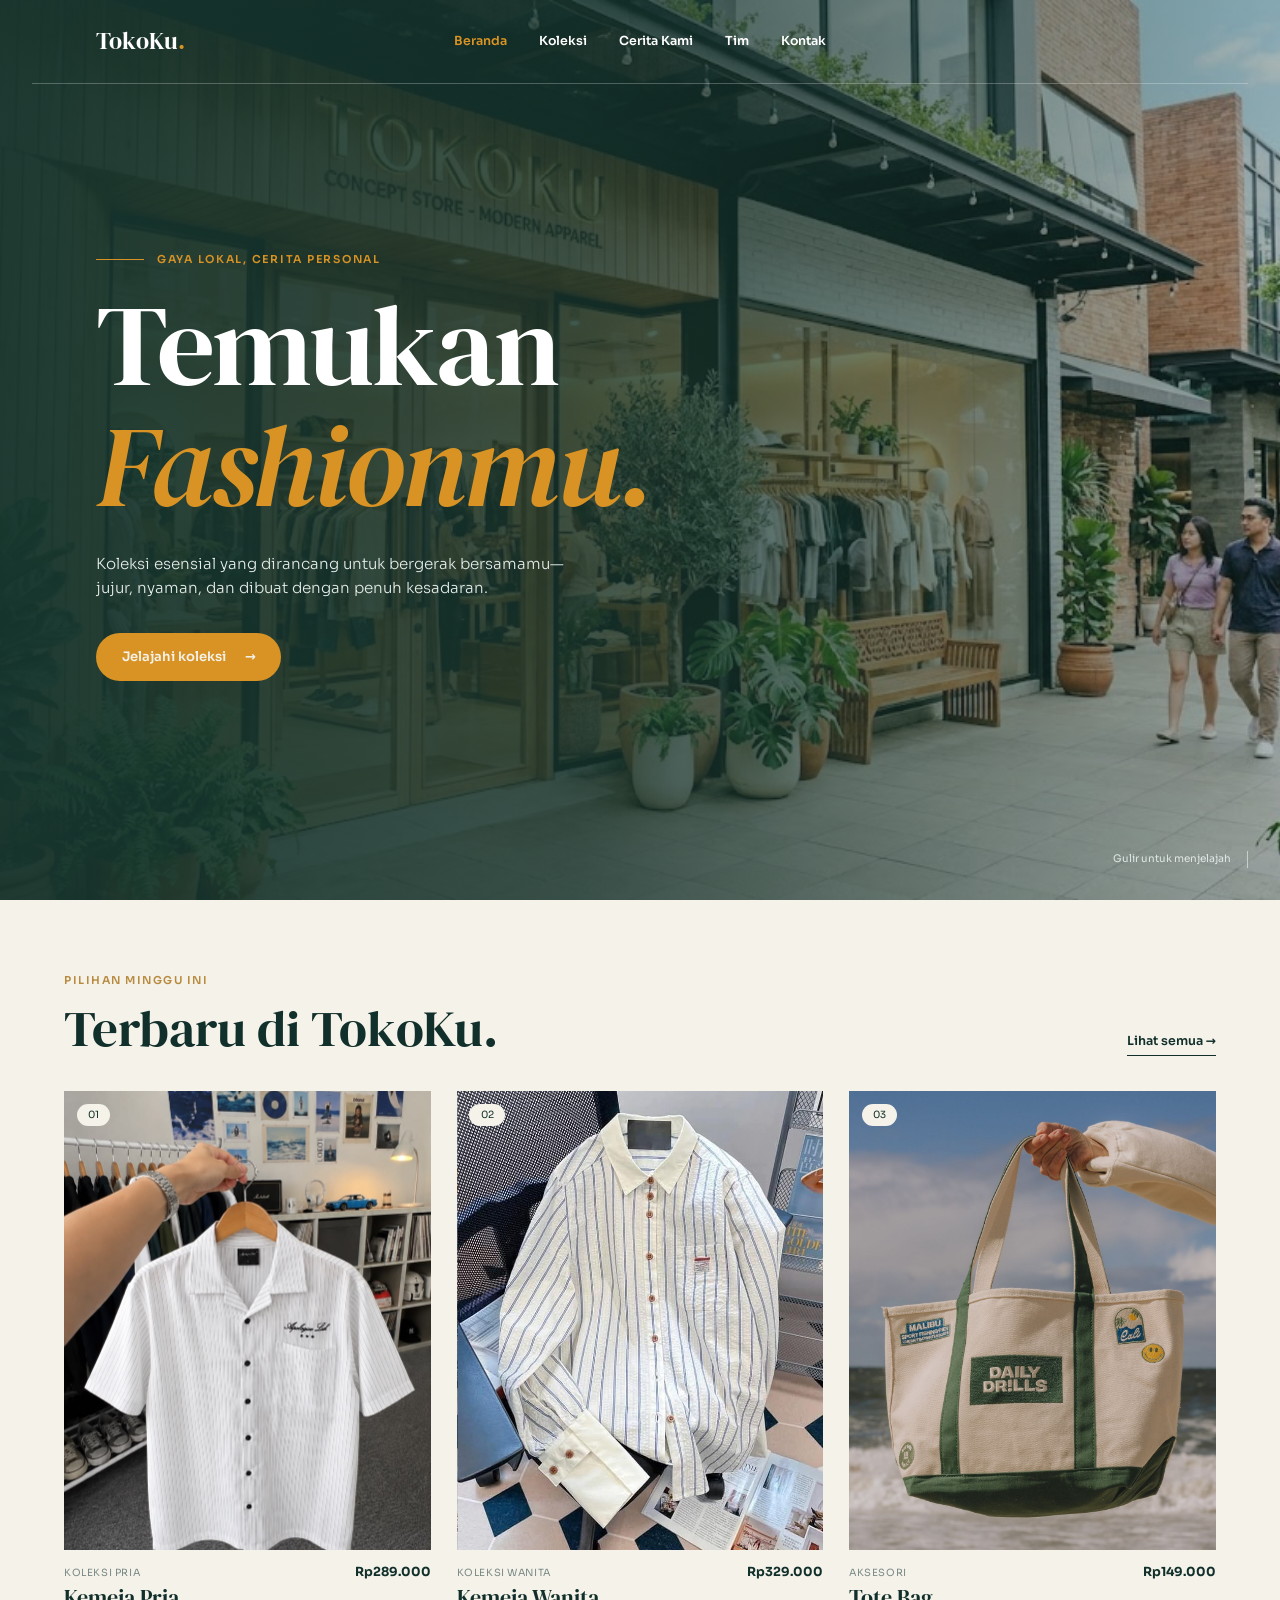
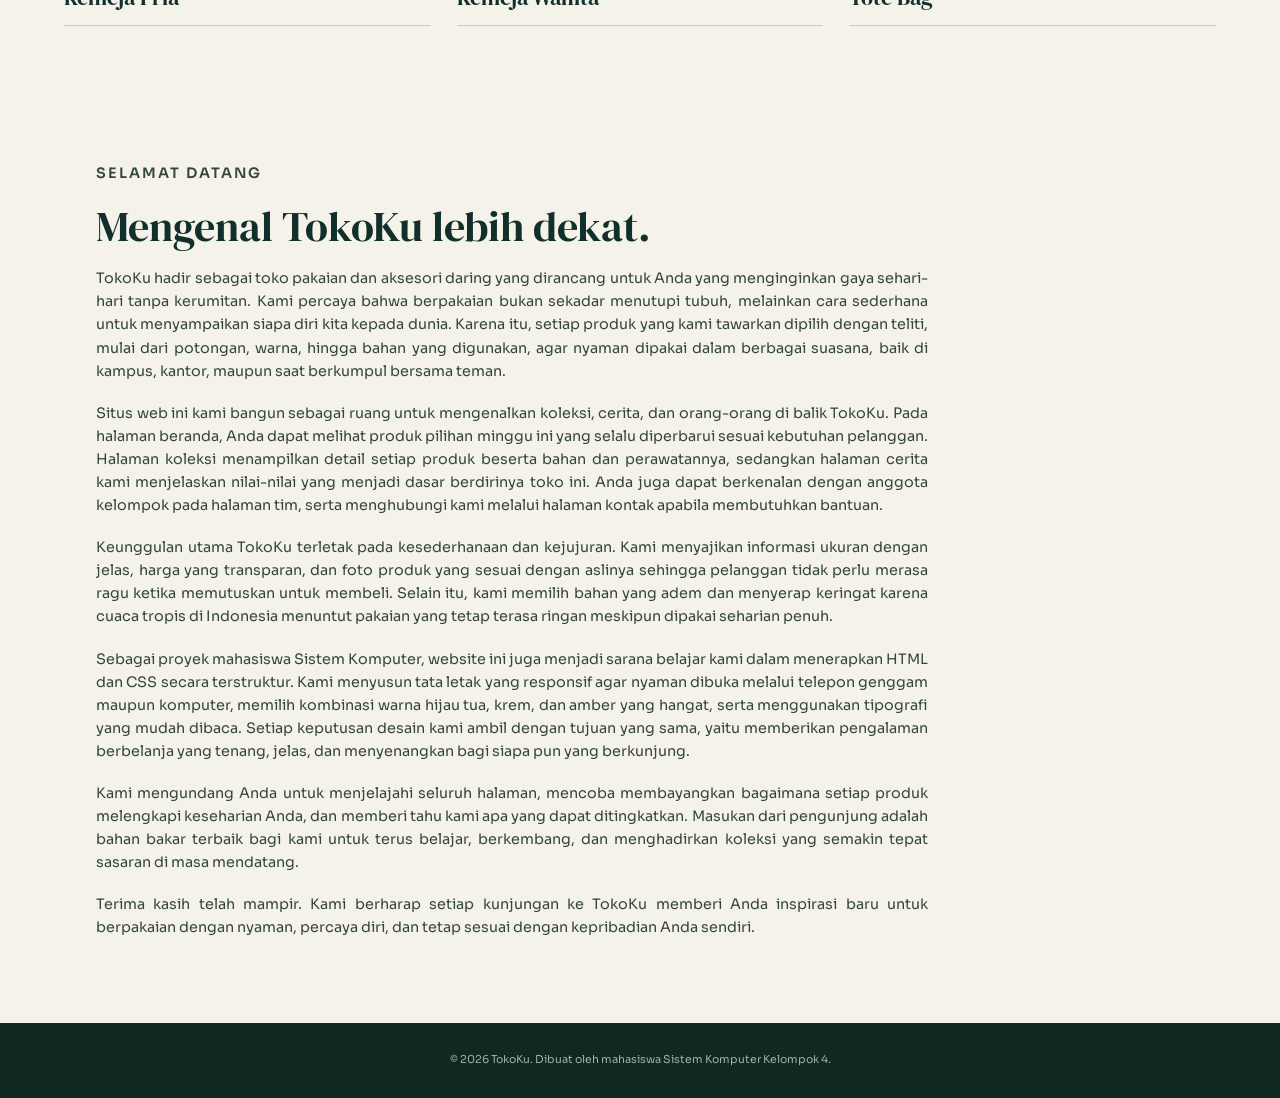
<file: index.html>
<!DOCTYPE html>
<html lang="id">
<head>
<meta charset="UTF-8">
<meta name="viewport" content="width=device-width, initial-scale=1">
<title>TokoKu - Beranda</title>
<link rel="preconnect" href="https://fonts.googleapis.com">
<link rel="preconnect" href="https://fonts.gstatic.com" crossorigin>
<link href="https://fonts.googleapis.com/css2?family=DM+Serif+Display:ital@0;1&family=Sora:wght@300;400;600&display=swap" rel="stylesheet">
<link rel="stylesheet" href="style.css">
</head>
<body>
<header class="nav" id="atas">
  <a href="index.html" class="logo">TokoKu<span>.</span></a>
  <nav>
    <a href="index.html" class="aktif">Beranda</a>
    <a href="koleksi.html">Koleksi</a>
    <a href="cerita.html">Cerita Kami</a>
    <a href="tim.html">Tim</a>
    <a href="kontak.html">Kontak</a>
  </nav>
</header>

<section class="hero">
  <div class="hero-isi">
    <p class="eyebrow">Gaya lokal, cerita personal</p>
    <h1>Temukan <em>Fashionmu.</em></h1>
    <p class="hero-teks">Koleksi esensial yang dirancang untuk bergerak bersamamu—jujur, nyaman, dan dibuat dengan penuh kesadaran.</p>
    <a href="#koleksi" class="tombol">Jelajahi koleksi <span>→</span></a>
  </div>
  <a href="#koleksi" class="gulir">Gulir untuk menjelajah</a>
</section>

<section class="terbaru" id="koleksi">
  <p class="label">Pilihan minggu ini</p>
  <div class="judul-baris">
    <h2>Terbaru di TokoKu.</h2>
    <a href="koleksi.html" class="lihat">Lihat semua →</a>
  </div>
  <div class="grid">
    <article class="produk">
      <div class="foto foto-1"><span class="no">01</span></div>
      <div class="info"><small>Koleksi Pria</small><b>Rp289.000</b></div>
      <h3>Kemeja Pria</h3>
    </article>
    <article class="produk">
      <div class="foto foto-2"><span class="no">02</span></div>
      <div class="info"><small>Koleksi Wanita</small><b>Rp329.000</b></div>
      <h3>Kemeja Wanita</h3>
    </article>
    <article class="produk">
      <div class="foto foto-3"><span class="no">03</span></div>
      <div class="info"><small>Aksesori</small><b>Rp149.000</b></div>
      <h3>Tote Bag</h3>
    </article>
  </div>
</section>

<section class="halaman">
  <p class="label">Selamat datang</p>
  <h2>Mengenal TokoKu lebih dekat.</h2>
  <p>TokoKu hadir sebagai toko pakaian dan aksesori daring yang dirancang untuk Anda yang menginginkan gaya sehari-hari tanpa kerumitan. Kami percaya bahwa berpakaian bukan sekadar menutupi tubuh, melainkan cara sederhana untuk menyampaikan siapa diri kita kepada dunia. Karena itu, setiap produk yang kami tawarkan dipilih dengan teliti, mulai dari potongan, warna, hingga bahan yang digunakan, agar nyaman dipakai dalam berbagai suasana, baik di kampus, kantor, maupun saat berkumpul bersama teman.</p>
  <p>Situs web ini kami bangun sebagai ruang untuk mengenalkan koleksi, cerita, dan orang-orang di balik TokoKu. Pada halaman beranda, Anda dapat melihat produk pilihan minggu ini yang selalu diperbarui sesuai kebutuhan pelanggan. Halaman koleksi menampilkan detail setiap produk beserta bahan dan perawatannya, sedangkan halaman cerita kami menjelaskan nilai-nilai yang menjadi dasar berdirinya toko ini. Anda juga dapat berkenalan dengan anggota kelompok pada halaman tim, serta menghubungi kami melalui halaman kontak apabila membutuhkan bantuan.</p>
  <p>Keunggulan utama TokoKu terletak pada kesederhanaan dan kejujuran. Kami menyajikan informasi ukuran dengan jelas, harga yang transparan, dan foto produk yang sesuai dengan aslinya sehingga pelanggan tidak perlu merasa ragu ketika memutuskan untuk membeli. Selain itu, kami memilih bahan yang adem dan menyerap keringat karena cuaca tropis di Indonesia menuntut pakaian yang tetap terasa ringan meskipun dipakai seharian penuh.</p>
  <p>Sebagai proyek mahasiswa Sistem Komputer, website ini juga menjadi sarana belajar kami dalam menerapkan HTML dan CSS secara terstruktur. Kami menyusun tata letak yang responsif agar nyaman dibuka melalui telepon genggam maupun komputer, memilih kombinasi warna hijau tua, krem, dan amber yang hangat, serta menggunakan tipografi yang mudah dibaca. Setiap keputusan desain kami ambil dengan tujuan yang sama, yaitu memberikan pengalaman berbelanja yang tenang, jelas, dan menyenangkan bagi siapa pun yang berkunjung.</p>
  <p>Kami mengundang Anda untuk menjelajahi seluruh halaman, mencoba membayangkan bagaimana setiap produk melengkapi keseharian Anda, dan memberi tahu kami apa yang dapat ditingkatkan. Masukan dari pengunjung adalah bahan bakar terbaik bagi kami untuk terus belajar, berkembang, dan menghadirkan koleksi yang semakin tepat sasaran di masa mendatang.</p>
  <p>Terima kasih telah mampir. Kami berharap setiap kunjungan ke TokoKu memberi Anda inspirasi baru untuk berpakaian dengan nyaman, percaya diri, dan tetap sesuai dengan kepribadian Anda sendiri.</p>
</section>

<footer>© 2026 TokoKu. Dibuat oleh mahasiswa Sistem Komputer Kelompok 4.</footer>
</body>
</html>
</file>
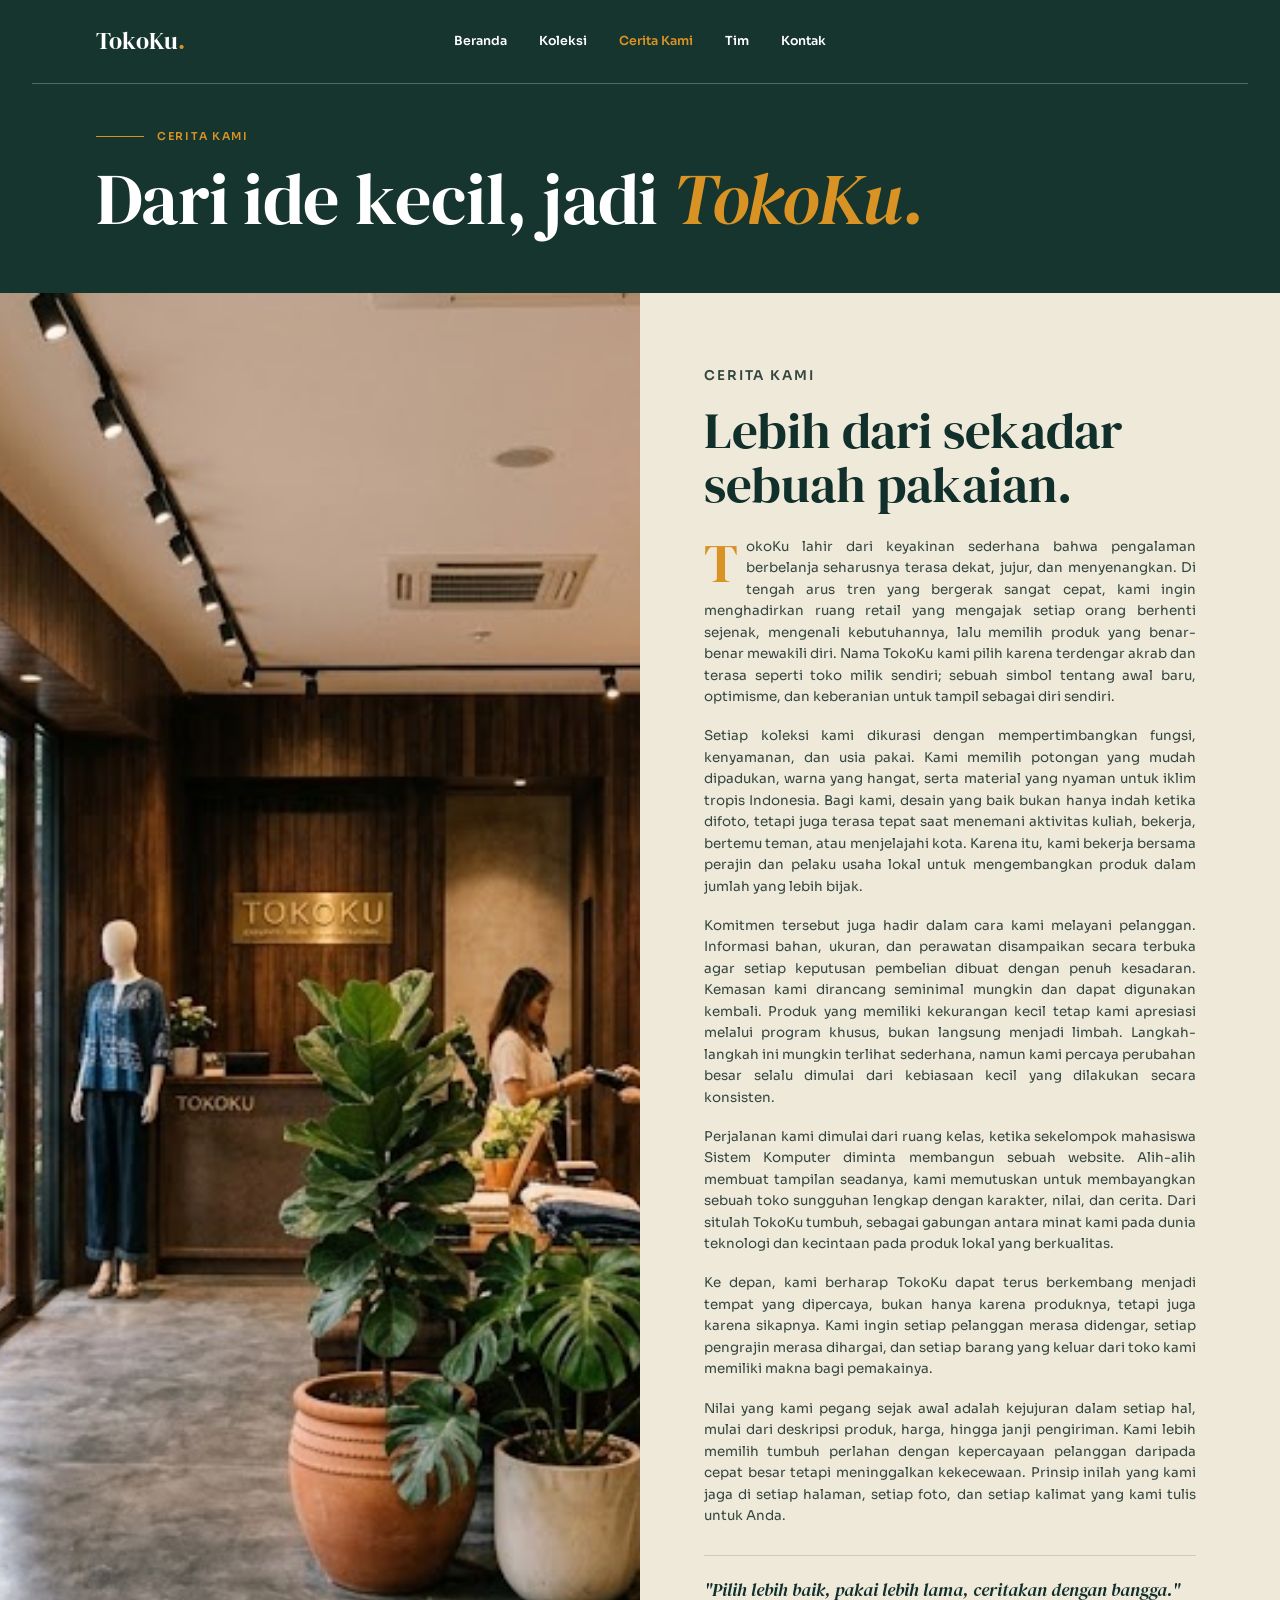
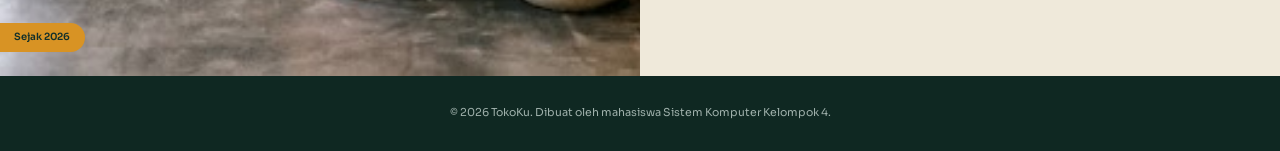
<file: cerita.html>
<!DOCTYPE html>
<html lang="id">
<head>
<meta charset="UTF-8">
<meta name="viewport" content="width=device-width, initial-scale=1">
<title>TokoKu - Cerita Kami</title>
<link rel="preconnect" href="https://fonts.googleapis.com">
<link rel="preconnect" href="https://fonts.gstatic.com" crossorigin>
<link href="https://fonts.googleapis.com/css2?family=DM+Serif+Display:ital@0;1&family=Sora:wght@300;400;600&display=swap" rel="stylesheet">
<link rel="stylesheet" href="style.css">
</head>
<body>
<header class="nav" id="atas">
  <a href="index.html" class="logo">TokoKu<span>.</span></a>
  <nav>
    <a href="index.html">Beranda</a>
    <a href="koleksi.html">Koleksi</a>
    <a href="cerita.html" class="aktif">Cerita Kami</a>
    <a href="tim.html">Tim</a>
    <a href="kontak.html">Kontak</a>
  </nav>
</header>

<section class="hero-mini">
  <p class="eyebrow">Cerita kami</p>
  <h1>Dari ide kecil, jadi <em>TokoKu.</em></h1>
</section>

<section class="cerita" id="cerita">
  <div class="cerita-foto"><span class="badge">Sejak 2026</span></div>
  <div class="cerita-teks">
    <p class="label">Cerita kami</p>
    <h2>Lebih dari sekadar sebuah pakaian.</h2>
    <p class="pembuka rata-kanan-kiri">TokoKu lahir dari keyakinan sederhana bahwa pengalaman berbelanja seharusnya terasa dekat, jujur, dan menyenangkan. Di tengah arus tren yang bergerak sangat cepat, kami ingin menghadirkan ruang retail yang mengajak setiap orang berhenti sejenak, mengenali kebutuhannya, lalu memilih produk yang benar-benar mewakili diri. Nama TokoKu kami pilih karena terdengar akrab dan terasa seperti toko milik sendiri; sebuah simbol tentang awal baru, optimisme, dan keberanian untuk tampil sebagai diri sendiri.</p>
    <p class="rata-kanan-kiri">Setiap koleksi kami dikurasi dengan mempertimbangkan fungsi, kenyamanan, dan usia pakai. Kami memilih potongan yang mudah dipadukan, warna yang hangat, serta material yang nyaman untuk iklim tropis Indonesia. Bagi kami, desain yang baik bukan hanya indah ketika difoto, tetapi juga terasa tepat saat menemani aktivitas kuliah, bekerja, bertemu teman, atau menjelajahi kota. Karena itu, kami bekerja bersama perajin dan pelaku usaha lokal untuk mengembangkan produk dalam jumlah yang lebih bijak.</p>
    <p class="rata-kanan-kiri">Komitmen tersebut juga hadir dalam cara kami melayani pelanggan. Informasi bahan, ukuran, dan perawatan disampaikan secara terbuka agar setiap keputusan pembelian dibuat dengan penuh kesadaran. Kemasan kami dirancang seminimal mungkin dan dapat digunakan kembali. Produk yang memiliki kekurangan kecil tetap kami apresiasi melalui program khusus, bukan langsung menjadi limbah. Langkah-langkah ini mungkin terlihat sederhana, namun kami percaya perubahan besar selalu dimulai dari kebiasaan kecil yang dilakukan secara konsisten.</p>
    <p class="rata-kanan-kiri">Perjalanan kami dimulai dari ruang kelas, ketika sekelompok mahasiswa Sistem Komputer diminta membangun sebuah website. Alih-alih membuat tampilan seadanya, kami memutuskan untuk membayangkan sebuah toko sungguhan lengkap dengan karakter, nilai, dan cerita. Dari situlah TokoKu tumbuh, sebagai gabungan antara minat kami pada dunia teknologi dan kecintaan pada produk lokal yang berkualitas.</p>
    <p class="rata-kanan-kiri">Ke depan, kami berharap TokoKu dapat terus berkembang menjadi tempat yang dipercaya, bukan hanya karena produknya, tetapi juga karena sikapnya. Kami ingin setiap pelanggan merasa didengar, setiap pengrajin merasa dihargai, dan setiap barang yang keluar dari toko kami memiliki makna bagi pemakainya.</p>
    <p class="rata-kanan-kiri">Nilai yang kami pegang sejak awal adalah kejujuran dalam setiap hal, mulai dari deskripsi produk, harga, hingga janji pengiriman. Kami lebih memilih tumbuh perlahan dengan kepercayaan pelanggan daripada cepat besar tetapi meninggalkan kekecewaan. Prinsip inilah yang kami jaga di setiap halaman, setiap foto, dan setiap kalimat yang kami tulis untuk Anda.</p>
    <blockquote>"Pilih lebih baik, pakai lebih lama, ceritakan dengan bangga."</blockquote>
  </div>
</section>

<footer>© 2026 TokoKu. Dibuat oleh mahasiswa Sistem Komputer Kelompok 4.</footer>
</body>
</html>
</file>
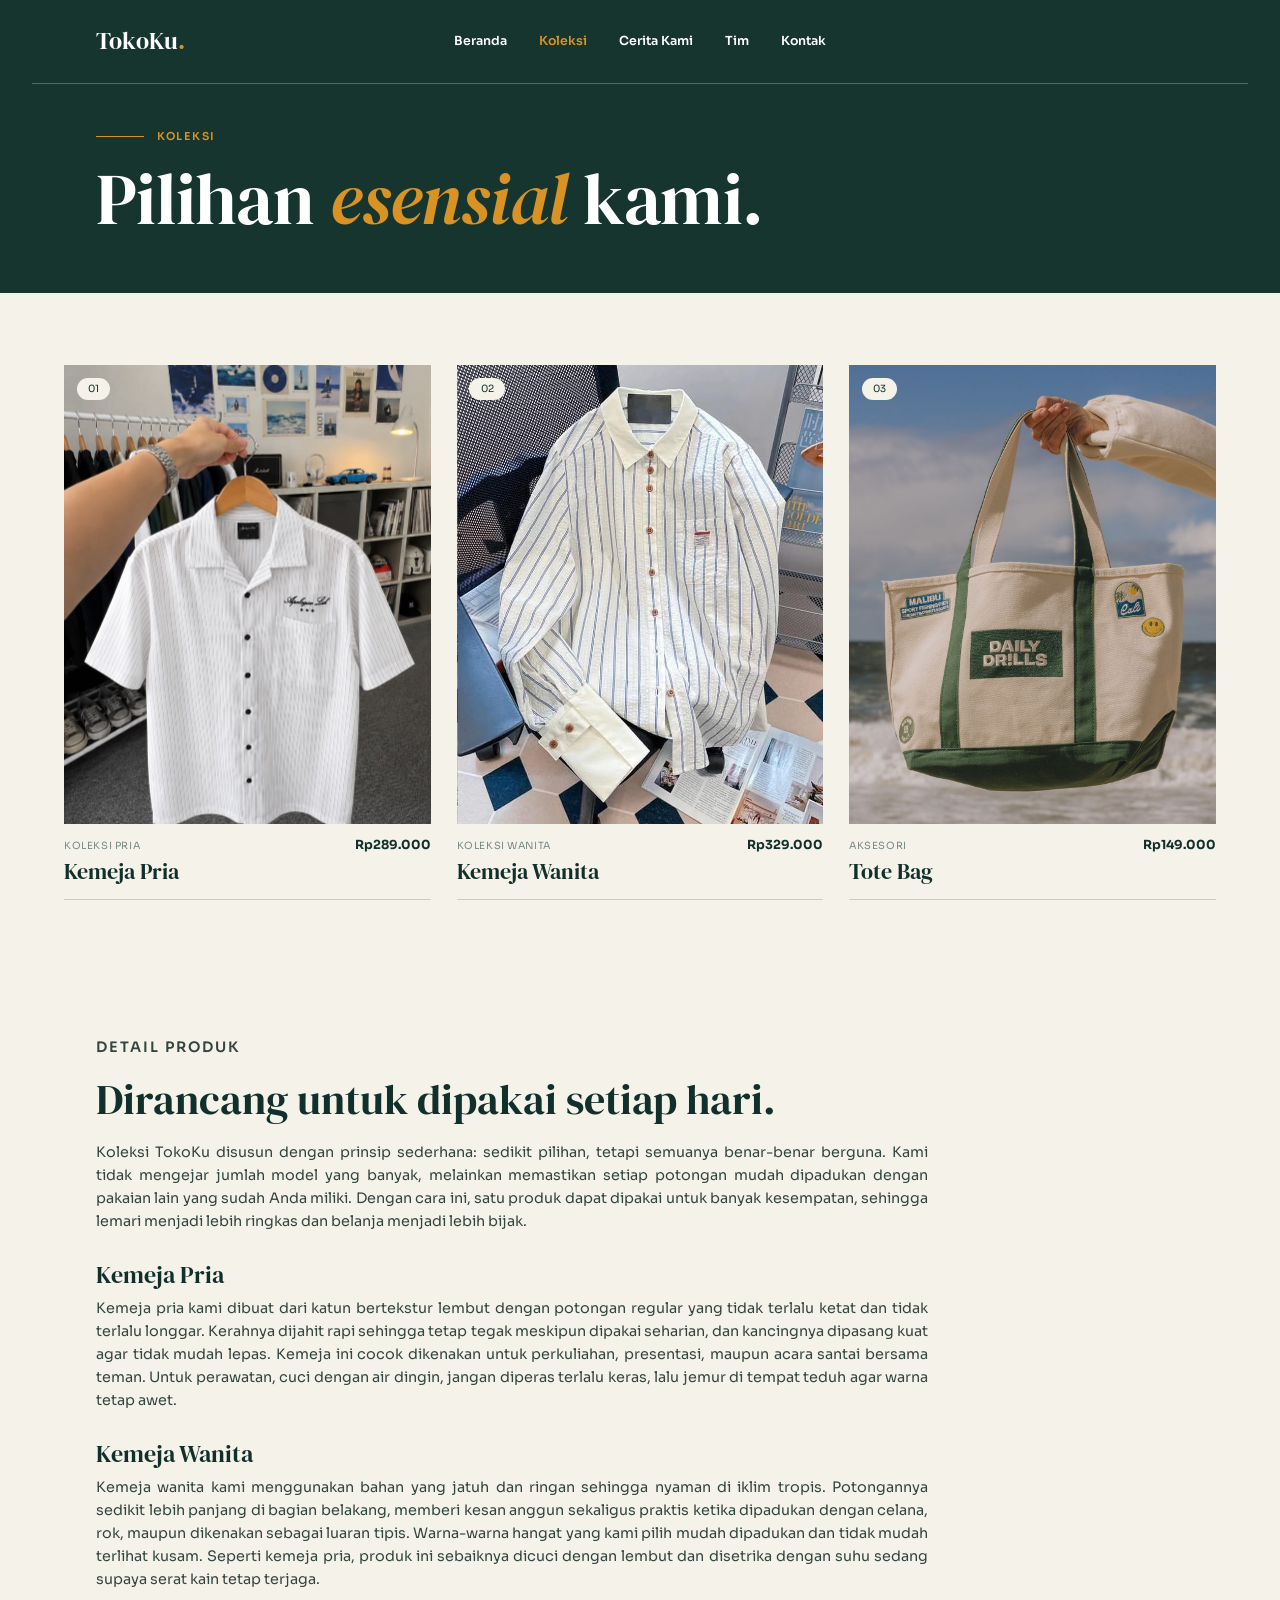
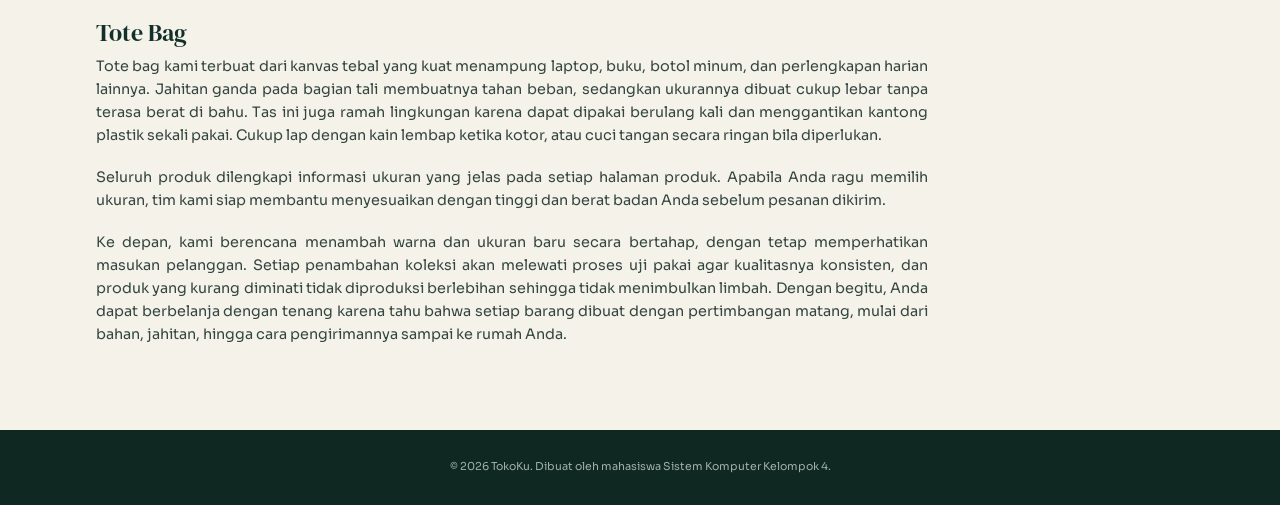
<file: koleksi.html>
<!DOCTYPE html>
<html lang="id">
<head>
<meta charset="UTF-8">
<meta name="viewport" content="width=device-width, initial-scale=1">
<title>TokoKu - Koleksi</title>
<link rel="preconnect" href="https://fonts.googleapis.com">
<link rel="preconnect" href="https://fonts.gstatic.com" crossorigin>
<link href="https://fonts.googleapis.com/css2?family=DM+Serif+Display:ital@0;1&family=Sora:wght@300;400;600&display=swap" rel="stylesheet">
<link rel="stylesheet" href="style.css">
</head>
<body>
<header class="nav" id="atas">
  <a href="index.html" class="logo">TokoKu<span>.</span></a>
  <nav>
    <a href="index.html">Beranda</a>
    <a href="koleksi.html" class="aktif">Koleksi</a>
    <a href="cerita.html">Cerita Kami</a>
    <a href="tim.html">Tim</a>
    <a href="kontak.html">Kontak</a>
  </nav>
</header>

<section class="hero-mini">
  <p class="eyebrow">Koleksi</p>
  <h1>Pilihan <em>esensial</em> kami.</h1>
</section>

<section class="terbaru">
  <div class="grid">
    <article class="produk">
      <div class="foto foto-1"><span class="no">01</span></div>
      <div class="info"><small>Koleksi Pria</small><b>Rp289.000</b></div>
      <h3>Kemeja Pria</h3>
    </article>
    <article class="produk">
      <div class="foto foto-2"><span class="no">02</span></div>
      <div class="info"><small>Koleksi Wanita</small><b>Rp329.000</b></div>
      <h3>Kemeja Wanita</h3>
    </article>
    <article class="produk">
      <div class="foto foto-3"><span class="no">03</span></div>
      <div class="info"><small>Aksesori</small><b>Rp149.000</b></div>
      <h3>Tote Bag</h3>
    </article>
  </div>
</section>

<section class="halaman">
  <p class="label">Detail produk</p>
  <h2>Dirancang untuk dipakai setiap hari.</h2>
  <p>Koleksi TokoKu disusun dengan prinsip sederhana: sedikit pilihan, tetapi semuanya benar-benar berguna. Kami tidak mengejar jumlah model yang banyak, melainkan memastikan setiap potongan mudah dipadukan dengan pakaian lain yang sudah Anda miliki. Dengan cara ini, satu produk dapat dipakai untuk banyak kesempatan, sehingga lemari menjadi lebih ringkas dan belanja menjadi lebih bijak.</p>
  <h3>Kemeja Pria</h3>
  <p>Kemeja pria kami dibuat dari katun bertekstur lembut dengan potongan regular yang tidak terlalu ketat dan tidak terlalu longgar. Kerahnya dijahit rapi sehingga tetap tegak meskipun dipakai seharian, dan kancingnya dipasang kuat agar tidak mudah lepas. Kemeja ini cocok dikenakan untuk perkuliahan, presentasi, maupun acara santai bersama teman. Untuk perawatan, cuci dengan air dingin, jangan diperas terlalu keras, lalu jemur di tempat teduh agar warna tetap awet.</p>
  <h3>Kemeja Wanita</h3>
  <p>Kemeja wanita kami menggunakan bahan yang jatuh dan ringan sehingga nyaman di iklim tropis. Potongannya sedikit lebih panjang di bagian belakang, memberi kesan anggun sekaligus praktis ketika dipadukan dengan celana, rok, maupun dikenakan sebagai luaran tipis. Warna-warna hangat yang kami pilih mudah dipadukan dan tidak mudah terlihat kusam. Seperti kemeja pria, produk ini sebaiknya dicuci dengan lembut dan disetrika dengan suhu sedang supaya serat kain tetap terjaga.</p>
  <h3>Tote Bag</h3>
  <p>Tote bag kami terbuat dari kanvas tebal yang kuat menampung laptop, buku, botol minum, dan perlengkapan harian lainnya. Jahitan ganda pada bagian tali membuatnya tahan beban, sedangkan ukurannya dibuat cukup lebar tanpa terasa berat di bahu. Tas ini juga ramah lingkungan karena dapat dipakai berulang kali dan menggantikan kantong plastik sekali pakai. Cukup lap dengan kain lembap ketika kotor, atau cuci tangan secara ringan bila diperlukan.</p>
  <p>Seluruh produk dilengkapi informasi ukuran yang jelas pada setiap halaman produk. Apabila Anda ragu memilih ukuran, tim kami siap membantu menyesuaikan dengan tinggi dan berat badan Anda sebelum pesanan dikirim.</p>
  <p>Ke depan, kami berencana menambah warna dan ukuran baru secara bertahap, dengan tetap memperhatikan masukan pelanggan. Setiap penambahan koleksi akan melewati proses uji pakai agar kualitasnya konsisten, dan produk yang kurang diminati tidak diproduksi berlebihan sehingga tidak menimbulkan limbah. Dengan begitu, Anda dapat berbelanja dengan tenang karena tahu bahwa setiap barang dibuat dengan pertimbangan matang, mulai dari bahan, jahitan, hingga cara pengirimannya sampai ke rumah Anda.</p>
</section>

<footer>© 2026 TokoKu. Dibuat oleh mahasiswa Sistem Komputer Kelompok 4.</footer>
</body>
</html>
</file>
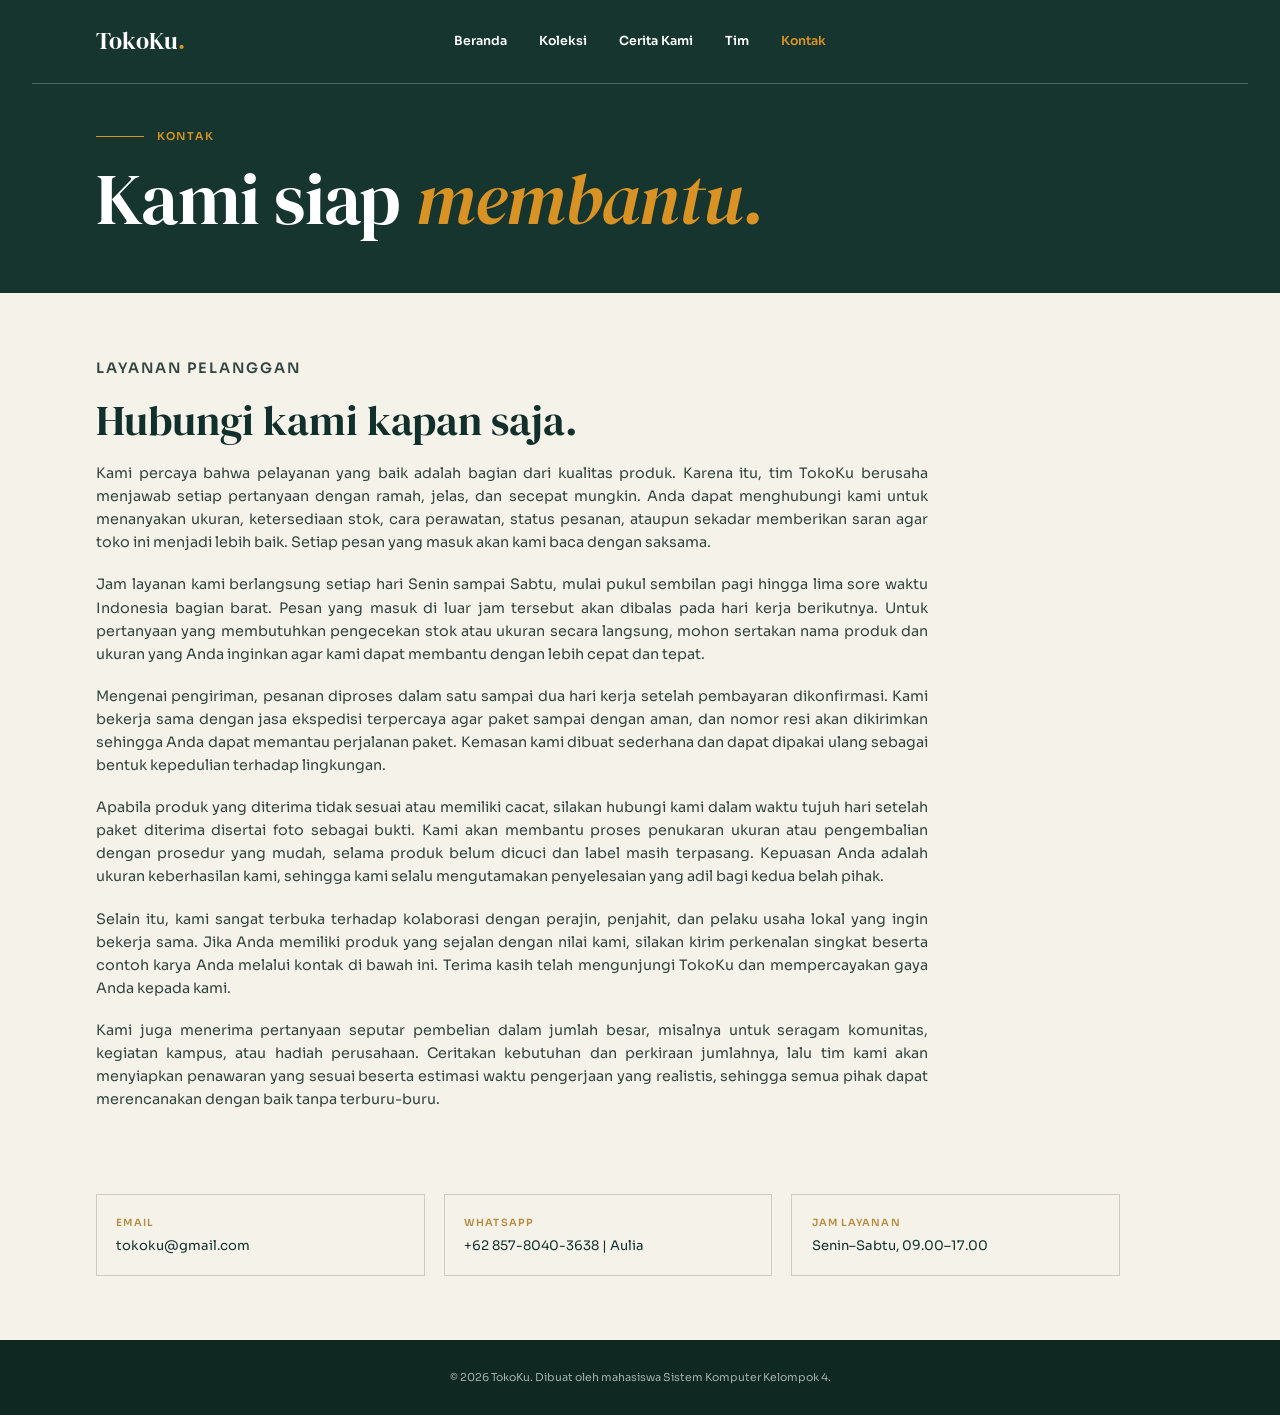
<file: kontak.html>
<!DOCTYPE html>
<html lang="id">
<head>
<meta charset="UTF-8">
<meta name="viewport" content="width=device-width, initial-scale=1">
<title>TokoKu - Kontak</title>
<link rel="preconnect" href="https://fonts.googleapis.com">
<link rel="preconnect" href="https://fonts.gstatic.com" crossorigin>
<link href="https://fonts.googleapis.com/css2?family=DM+Serif+Display:ital@0;1&family=Sora:wght@300;400;600&display=swap" rel="stylesheet">
<link rel="stylesheet" href="style.css">
</head>
<body>
<header class="nav" id="atas">
  <a href="index.html" class="logo">TokoKu<span>.</span></a>
  <nav>
    <a href="index.html">Beranda</a>
    <a href="koleksi.html">Koleksi</a>
    <a href="cerita.html">Cerita Kami</a>
    <a href="tim.html">Tim</a>
    <a href="kontak.html" class="aktif">Kontak</a>
  </nav>
</header>

<section class="hero-mini">
  <p class="eyebrow">Kontak</p>
  <h1>Kami siap <em>membantu.</em></h1>
</section>

<section class="halaman">
  <p class="label">Layanan pelanggan</p>
  <h2>Hubungi kami kapan saja.</h2>
  <p>Kami percaya bahwa pelayanan yang baik adalah bagian dari kualitas produk. Karena itu, tim TokoKu berusaha menjawab setiap pertanyaan dengan ramah, jelas, dan secepat mungkin. Anda dapat menghubungi kami untuk menanyakan ukuran, ketersediaan stok, cara perawatan, status pesanan, ataupun sekadar memberikan saran agar toko ini menjadi lebih baik. Setiap pesan yang masuk akan kami baca dengan saksama.</p>
  <p>Jam layanan kami berlangsung setiap hari Senin sampai Sabtu, mulai pukul sembilan pagi hingga lima sore waktu Indonesia bagian barat. Pesan yang masuk di luar jam tersebut akan dibalas pada hari kerja berikutnya. Untuk pertanyaan yang membutuhkan pengecekan stok atau ukuran secara langsung, mohon sertakan nama produk dan ukuran yang Anda inginkan agar kami dapat membantu dengan lebih cepat dan tepat.</p>
  <p>Mengenai pengiriman, pesanan diproses dalam satu sampai dua hari kerja setelah pembayaran dikonfirmasi. Kami bekerja sama dengan jasa ekspedisi terpercaya agar paket sampai dengan aman, dan nomor resi akan dikirimkan sehingga Anda dapat memantau perjalanan paket. Kemasan kami dibuat sederhana dan dapat dipakai ulang sebagai bentuk kepedulian terhadap lingkungan.</p>
  <p>Apabila produk yang diterima tidak sesuai atau memiliki cacat, silakan hubungi kami dalam waktu tujuh hari setelah paket diterima disertai foto sebagai bukti. Kami akan membantu proses penukaran ukuran atau pengembalian dengan prosedur yang mudah, selama produk belum dicuci dan label masih terpasang. Kepuasan Anda adalah ukuran keberhasilan kami, sehingga kami selalu mengutamakan penyelesaian yang adil bagi kedua belah pihak.</p>
  <p>Selain itu, kami sangat terbuka terhadap kolaborasi dengan perajin, penjahit, dan pelaku usaha lokal yang ingin bekerja sama. Jika Anda memiliki produk yang sejalan dengan nilai kami, silakan kirim perkenalan singkat beserta contoh karya Anda melalui kontak di bawah ini. Terima kasih telah mengunjungi TokoKu dan mempercayakan gaya Anda kepada kami.</p>
  <p>Kami juga menerima pertanyaan seputar pembelian dalam jumlah besar, misalnya untuk seragam komunitas, kegiatan kampus, atau hadiah perusahaan. Ceritakan kebutuhan dan perkiraan jumlahnya, lalu tim kami akan menyiapkan penawaran yang sesuai beserta estimasi waktu pengerjaan yang realistis, sehingga semua pihak dapat merencanakan dengan baik tanpa terburu-buru.</p>
</section>

<section class="kontak-kartu">
  <div><small>Email</small>tokoku@gmail.com</div>
  <div><small>WhatsApp</small>+62 857-8040-3638 | Aulia</div>
  <div><small>Jam layanan</small>Senin–Sabtu, 09.00–17.00</div>
</section>

<footer>© 2026 TokoKu. Dibuat oleh mahasiswa Sistem Komputer Kelompok 4.</footer>
</body>
</html>
</file>
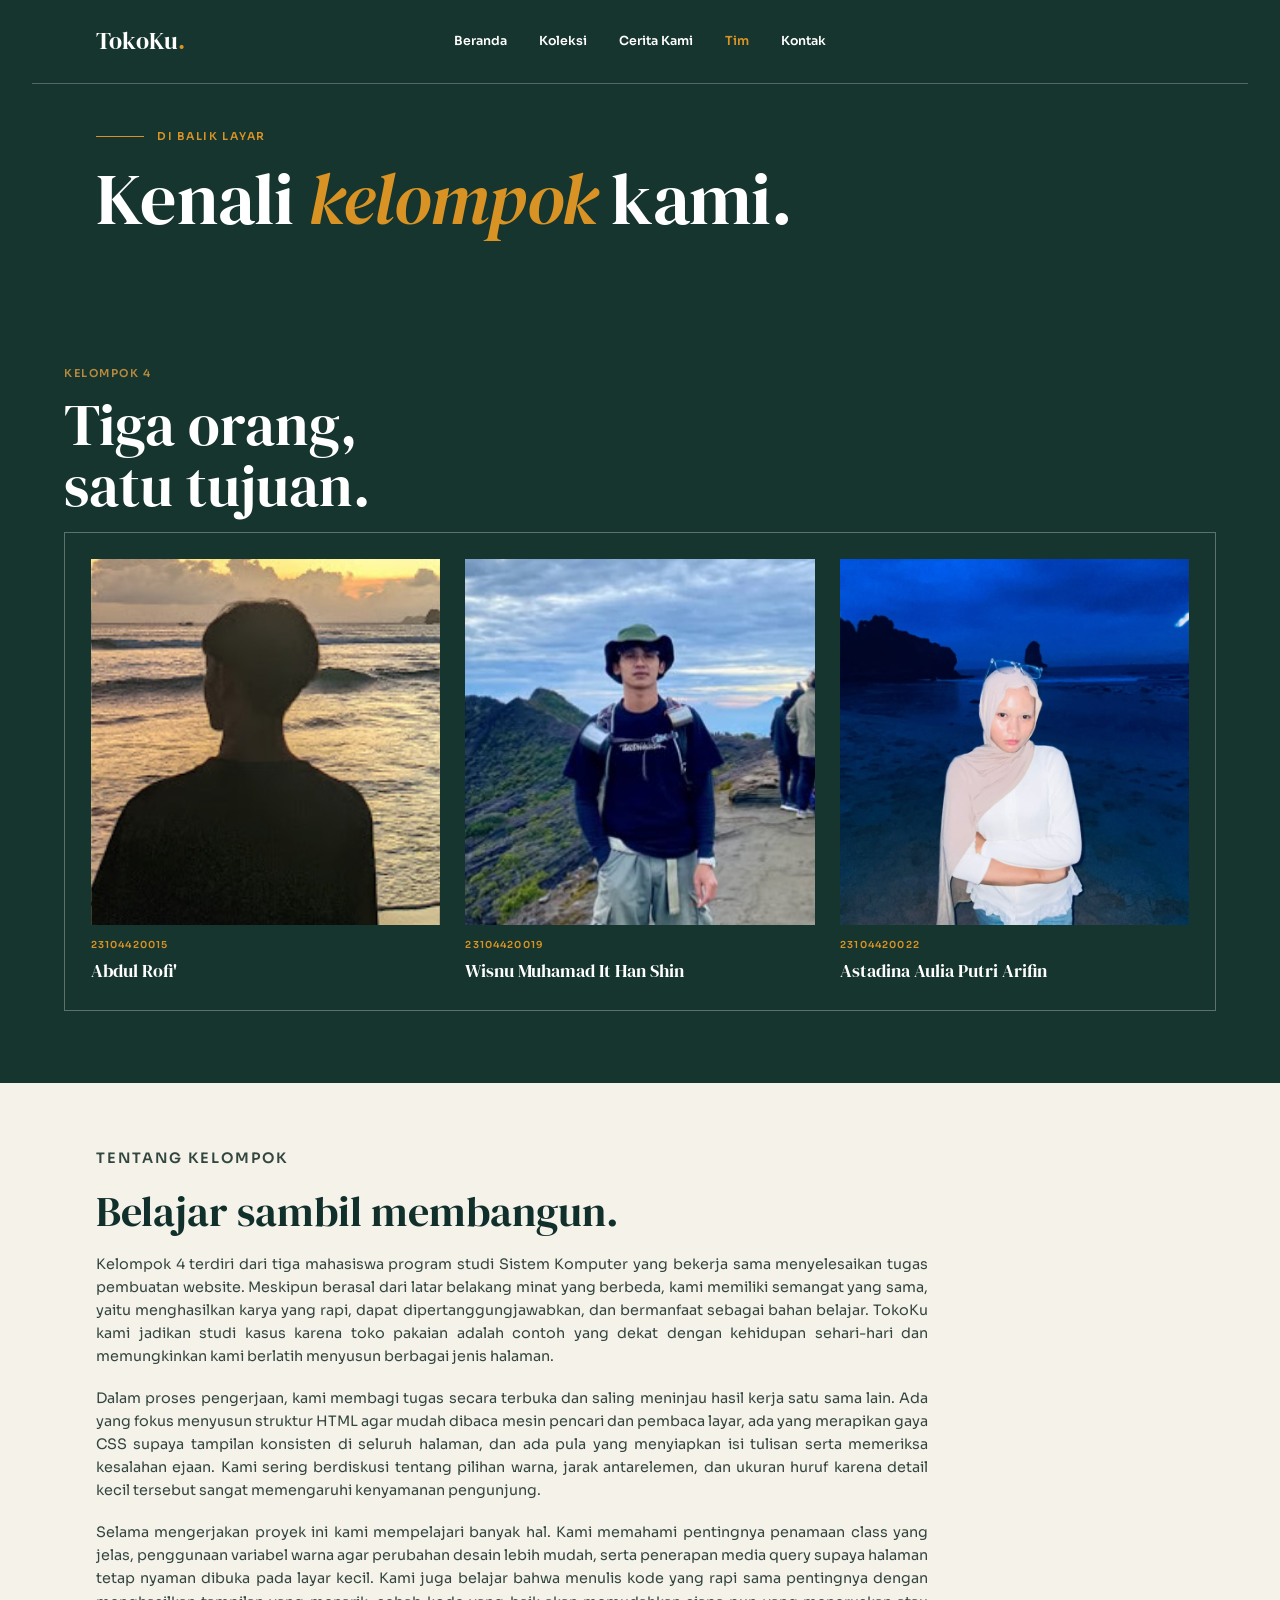
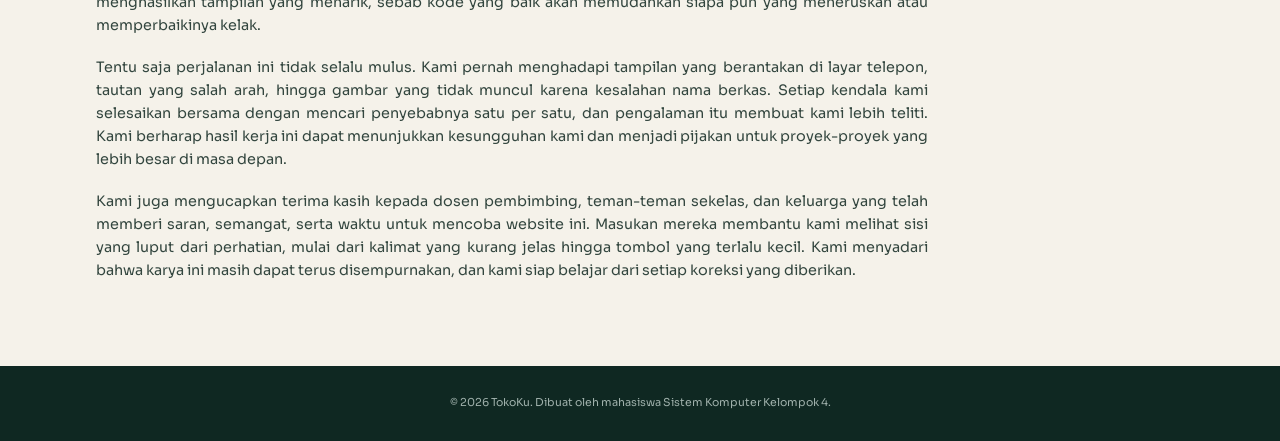
<file: tim.html>
<!DOCTYPE html>
<html lang="id">
<head>
<meta charset="UTF-8">
<meta name="viewport" content="width=device-width, initial-scale=1">
<title>TokoKu - Tim</title>
<link rel="preconnect" href="https://fonts.googleapis.com">
<link rel="preconnect" href="https://fonts.gstatic.com" crossorigin>
<link href="https://fonts.googleapis.com/css2?family=DM+Serif+Display:ital@0;1&family=Sora:wght@300;400;600&display=swap" rel="stylesheet">
<link rel="stylesheet" href="style.css">
</head>
<body>
<header class="nav" id="atas">
  <a href="index.html" class="logo">TokoKu<span>.</span></a>
  <nav>
    <a href="index.html">Beranda</a>
    <a href="koleksi.html">Koleksi</a>
    <a href="cerita.html">Cerita Kami</a>
    <a href="tim.html" class="aktif">Tim</a>
    <a href="kontak.html">Kontak</a>
  </nav>
</header>

<section class="hero-mini">
  <p class="eyebrow">Di balik layar</p>
  <h1>Kenali <em>kelompok</em> kami.</h1>
</section>

<section class="tim" id="tim">
  <p class="label">Kelompok 4</p>
  <h2>Tiga orang, satu tujuan.</h2>
  <div class="tim-grid">
    <figure><div class="orang o1"></div><small>23104420015</small><figcaption>Abdul Rofi'</figcaption></figure>
    <figure><div class="orang o2"></div><small>23104420019</small><figcaption>Wisnu Muhamad It Han Shin</figcaption></figure>
    <figure><div class="orang o3"></div><small>23104420022</small><figcaption>Astadina Aulia Putri Arifin</figcaption></figure>
  </div>
</section>

<section class="halaman">
  <p class="label">Tentang kelompok</p>
  <h2>Belajar sambil membangun.</h2>
  <p>Kelompok 4 terdiri dari tiga mahasiswa program studi Sistem Komputer yang bekerja sama menyelesaikan tugas pembuatan website. Meskipun berasal dari latar belakang minat yang berbeda, kami memiliki semangat yang sama, yaitu menghasilkan karya yang rapi, dapat dipertanggungjawabkan, dan bermanfaat sebagai bahan belajar. TokoKu kami jadikan studi kasus karena toko pakaian adalah contoh yang dekat dengan kehidupan sehari-hari dan memungkinkan kami berlatih menyusun berbagai jenis halaman.</p>
  <p>Dalam proses pengerjaan, kami membagi tugas secara terbuka dan saling meninjau hasil kerja satu sama lain. Ada yang fokus menyusun struktur HTML agar mudah dibaca mesin pencari dan pembaca layar, ada yang merapikan gaya CSS supaya tampilan konsisten di seluruh halaman, dan ada pula yang menyiapkan isi tulisan serta memeriksa kesalahan ejaan. Kami sering berdiskusi tentang pilihan warna, jarak antarelemen, dan ukuran huruf karena detail kecil tersebut sangat memengaruhi kenyamanan pengunjung.</p>
  <p>Selama mengerjakan proyek ini kami mempelajari banyak hal. Kami memahami pentingnya penamaan class yang jelas, penggunaan variabel warna agar perubahan desain lebih mudah, serta penerapan media query supaya halaman tetap nyaman dibuka pada layar kecil. Kami juga belajar bahwa menulis kode yang rapi sama pentingnya dengan menghasilkan tampilan yang menarik, sebab kode yang baik akan memudahkan siapa pun yang meneruskan atau memperbaikinya kelak.</p>
  <p>Tentu saja perjalanan ini tidak selalu mulus. Kami pernah menghadapi tampilan yang berantakan di layar telepon, tautan yang salah arah, hingga gambar yang tidak muncul karena kesalahan nama berkas. Setiap kendala kami selesaikan bersama dengan mencari penyebabnya satu per satu, dan pengalaman itu membuat kami lebih teliti. Kami berharap hasil kerja ini dapat menunjukkan kesungguhan kami dan menjadi pijakan untuk proyek-proyek yang lebih besar di masa depan.</p>
  <p>Kami juga mengucapkan terima kasih kepada dosen pembimbing, teman-teman sekelas, dan keluarga yang telah memberi saran, semangat, serta waktu untuk mencoba website ini. Masukan mereka membantu kami melihat sisi yang luput dari perhatian, mulai dari kalimat yang kurang jelas hingga tombol yang terlalu kecil. Kami menyadari bahwa karya ini masih dapat terus disempurnakan, dan kami siap belajar dari setiap koreksi yang diberikan.</p>
</section>

<footer>© 2026 TokoKu. Dibuat oleh mahasiswa Sistem Komputer Kelompok 4.</footer>
</body>
</html>
</file>
<file: style.css>
/* ===== Variabel warna & font ===== */
:root{
  --hijau-tua:#16352e;
  --hijau-teks:#12302b;
  --krem:#f5f2ea;
  --amber:#d89324;
  --abu:#7a8a86;
  --garis:#cfcbc0;
  --serif:'DM Serif Display',Georgia,serif;
  --sans:'Sora',system-ui,sans-serif;
}
*{box-sizing:border-box;margin:0;padding:0}
html{scroll-behavior:smooth}
body{font-family:var(--sans);background:var(--krem);color:var(--hijau-teks);line-height:1.6}
a{color:inherit;text-decoration:none}
h1,h2,h3{font-family:var(--serif);font-weight:400;line-height:1.05}
:focus-visible{outline:2px solid var(--amber);outline-offset:3px}
.rata-kanan-kiri{text-align:justify}

.label{font-size:.68rem;letter-spacing:.14em;text-transform:uppercase;color:#b88a3e;font-weight:600;margin-bottom:.8rem}

/* ===== Navigasi ===== */
.nav{position:absolute;top:0;left:0;right:0;z-index:5;display:flex;align-items:center;justify-content:space-between;
  padding:1.4rem 4rem;color:#fff;border-bottom:1px solid rgba(255,255,255,.25);margin:0 2rem}
.logo{font-family:var(--serif);font-size:1.5rem}
.logo span{color:var(--amber)}
.nav nav{position:absolute;left:50%;transform:translateX(-50%);display:flex;gap:2rem;font-size:.78rem;font-weight:600}
.nav nav a:hover,.nav nav a.aktif{color:var(--amber)}

/* ===== Hero (beranda) ===== */
.hero{position:relative;min-height:100vh;display:flex;align-items:center;padding:6rem 6rem 4rem;color:#fff;
  background:linear-gradient(90deg,rgba(22,53,46,.96) 0%,rgba(22,53,46,.82) 45%,rgba(22,53,46,.35) 100%),
  url("images/hero.jpg") center/cover no-repeat,var(--hijau-tua)}
.hero-isi{max-width:560px}
.eyebrow{display:flex;align-items:center;gap:.8rem;color:var(--amber);font-size:.68rem;letter-spacing:.16em;text-transform:uppercase;font-weight:600;margin-bottom:1rem}
.eyebrow::before{content:"";width:3rem;height:1px;background:var(--amber)}
.hero h1{font-size:clamp(4rem,10vw,7.2rem);letter-spacing:-.02em}
.hero h1 em{color:var(--amber);display:block}
.hero-teks{margin:1.6rem 0 2rem;font-weight:300;font-size:.95rem;max-width:30rem;color:#e4ebe8}
.tombol{display:inline-flex;align-items:center;gap:1.2rem;background:var(--amber);color:var(--krem);
  padding:.85rem 1.6rem;border-radius:999px;font-weight:600;font-size:.82rem;transition:transform .2s}
.tombol:hover{transform:translateX(4px)}
.gulir{position:absolute;right:2rem;bottom:2rem;font-size:.65rem;color:#dfe7e4;padding-right:1rem;border-right:1px solid rgba(255,255,255,.5)}

/* ===== Header halaman dalam ===== */
.hero-mini{background:var(--hijau-tua);color:#fff;padding:8rem 6rem 3.5rem}
.hero-mini h1{font-size:clamp(2.6rem,6vw,4.5rem);letter-spacing:-.01em}
.hero-mini h1 em{color:var(--amber)}

/* ===== Teks panjang ===== */
.halaman{padding:4rem 6rem;max-width:64rem}
.halaman h2{font-size:clamp(1.8rem,3.5vw,2.6rem);margin-bottom:1.2rem}
.halaman h3{font-size:1.5rem;margin:1.8rem 0 .6rem}
.halaman p{font-size:.9rem;margin-bottom:1.2rem;color:#33463f;text-align:justify}

/* ===== Produk ===== */
.terbaru{padding:4.5rem 4rem}
.judul-baris{display:flex;justify-content:space-between;align-items:flex-end;margin-bottom:2.2rem}
.terbaru h2{font-size:clamp(2.2rem,4vw,3.2rem)}
.lihat{font-size:.78rem;font-weight:600;border-bottom:1px solid var(--hijau-teks);padding-bottom:.2rem}
.grid{display:grid;grid-template-columns:repeat(3,1fr);gap:1.6rem}
.foto{position:relative;aspect-ratio:4/5;background-size:cover;background-position:center;background-color:#c9c3b3}
.foto-1{background-image:url("images/produk1.jpg"),linear-gradient(160deg,#d9cdb5,#8d7f63)}
.foto-2{background-image:url("images/produk2.jpg"),linear-gradient(160deg,#e3ddd0,#8b9690)}
.foto-3{background-image:url("images/produk3.jpg"),linear-gradient(160deg,#c5ccd6,#566a7d)}
.no{position:absolute;top:.8rem;left:.8rem;background:var(--krem);font-size:.62rem;padding:.2rem .7rem;border-radius:999px}
.info{display:flex;justify-content:space-between;align-items:baseline;margin-top:.8rem}
.info small{font-size:.62rem;letter-spacing:.06em;text-transform:uppercase;color:var(--abu)}
.info b{font-size:.78rem}
.produk h3{font-size:1.4rem;padding-bottom:1rem;border-bottom:1px solid var(--garis);margin-top:.2rem}

/* ===== Cerita ===== */
.cerita{display:grid;grid-template-columns:1fr 1fr;background:#efe9da}
.cerita-foto{position:relative;min-height:560px;background:url("images/cerita.jpg") center/cover,linear-gradient(160deg,#9aa6a2,#3b4a47)}
.badge{position:absolute;left:0;bottom:1.5rem;background:var(--amber);font-size:.62rem;font-weight:600;padding:.4rem .9rem;border-radius:0 999px 999px 0}
.cerita-teks{padding:4.5rem 4rem;max-width:620px}
.cerita h2{font-size:clamp(2.2rem,4vw,3.2rem);margin-bottom:1.5rem}
.cerita p{font-size:.84rem;margin-bottom:1.1rem;color:#33463f}
.pembuka::first-letter{font-family:var(--serif);float:left;font-size:3.4rem;line-height:.85;padding:.25rem .5rem 0 0;color:var(--amber)}
blockquote{margin-top:1.8rem;padding-top:1.2rem;border-top:1px solid var(--garis);font-family:var(--serif);font-style:italic;font-size:1.1rem}

/* ===== Tim ===== */
.tim{background:var(--hijau-tua);color:#fff;padding:4.5rem 4rem}
.tim h2{font-size:clamp(2.4rem,5vw,3.6rem);max-width:12ch;margin-bottom:1rem}
.tim-grid{display:grid;grid-template-columns:repeat(3,1fr);gap:1.6rem;border:1px solid rgba(255,255,255,.3);padding:1.6rem}
.orang{aspect-ratio:1/1.05;background-size:cover;background-position:center;background-color:#2b4a43;margin-bottom:.8rem}
.o1{background-image:url("images/rofi.jpg"),linear-gradient(160deg,#d98d57,#1d1d24)}
.o2{background-image:url("images/wisnu.jpg"),linear-gradient(160deg,#9fb6cf,#4c5b47)}
.o3{background-image:url("images/astadina.jpg"),linear-gradient(160deg,#27407a,#0d1b3d)}
.tim small{display:block;font-size:.6rem;letter-spacing:.12em;text-transform:uppercase;color:var(--amber);font-weight:600}
figcaption{font-family:var(--serif);font-size:1.1rem;margin-top:.2rem}

/* ===== Kontak ===== */
.kontak-kartu{margin:0 6rem 4rem;max-width:64rem;display:grid;grid-template-columns:repeat(3,1fr);gap:1.2rem}
.kontak-kartu div{border:1px solid var(--garis);padding:1.2rem;font-size:.82rem}
.kontak-kartu small{display:block;font-size:.62rem;letter-spacing:.12em;text-transform:uppercase;color:#b88a3e;font-weight:600;margin-bottom:.3rem}

footer{background:#0f2822;color:#9fb0ab;text-align:center;font-size:.68rem;padding:1.8rem 1rem}

/* ===== Responsif ===== */
@media (max-width:860px){
  .nav{padding:1rem 1.2rem;margin:0 .8rem;flex-wrap:wrap;gap:.6rem}
  .nav nav{position:static;transform:none;gap:1rem;font-size:.7rem;flex-wrap:wrap;order:3;width:100%}
  .hero{padding:7rem 1.6rem 4rem}
  .hero-mini{padding:9rem 1.6rem 2.5rem}
  .halaman{padding:3rem 1.6rem}
  .kontak-kartu{margin:0 1.6rem 3rem;grid-template-columns:1fr}
  .terbaru,.tim{padding:3rem 1.6rem}
  .grid,.tim-grid,.cerita{grid-template-columns:1fr}
  .cerita-foto{min-height:320px}
  .cerita-teks{padding:3rem 1.6rem}
  .gulir{display:none}
}
@media (prefers-reduced-motion:reduce){html{scroll-behavior:auto}.tombol{transition:none}}
</file>
